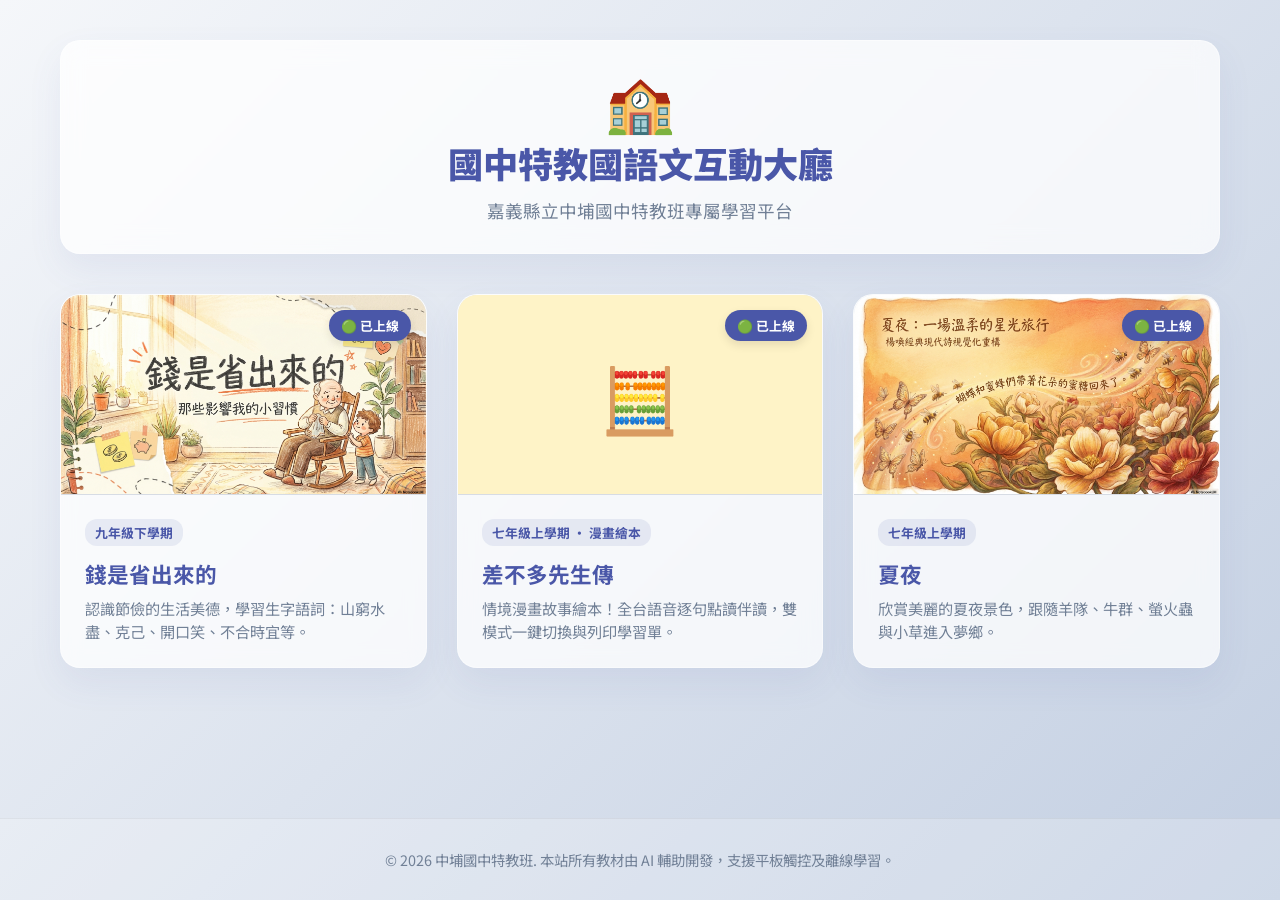
<file: index.html>
<!DOCTYPE html>
<html lang="zh-TW">
<head>
  <meta charset="UTF-8">
  <meta name="viewport" content="width=device-width, initial-scale=1.0">
  <title>國中特教國語文 - 互動學習大廳</title>
  <!-- Google Fonts -->
  <link rel="preconnect" href="https://fonts.googleapis.com">
  <link rel="preconnect" href="https://fonts.gstatic.com" crossorigin>
  <link href="https://fonts.googleapis.com/css2?family=Inter:wght@400;600;800&family=Noto+Sans+TC:wght@400;700;900&family=Outfit:wght@400;600;800&display=swap" rel="stylesheet">
  <style>
    :root {
      --bg-gradient: linear-gradient(135deg, #f5f7fa 0%, #c3cfe2 100%);
      --primary: #4a57a8;
      --accent: #64dfdf;
      --text-dark: #2d3748;
      --text-light: #718096;
      --glass-bg: rgba(255, 255, 255, 0.75);
      --glass-border: 1px solid rgba(255, 255, 255, 0.4);
      --card-shadow: 0 15px 35px rgba(74, 87, 168, 0.08);
      --transition: 0.3s cubic-bezier(0.25, 0.8, 0.25, 1);
    }

    * {
      box-sizing: border-box;
      margin: 0;
      padding: 0;
    }

    body {
      font-family: 'Noto Sans TC', 'Inter', sans-serif;
      background: var(--bg-gradient);
      color: var(--text-dark);
      min-height: 100vh;
      display: flex;
      flex-direction: column;
    }

    .container {
      max-width: 1200px;
      margin: 0 auto;
      padding: 40px 20px;
      width: 100%;
      flex-grow: 1;
      display: flex;
      flex-direction: column;
      gap: 40px;
    }

    /* Portal Header */
    header {
      background: var(--glass-bg);
      border: var(--glass-border);
      backdrop-filter: blur(12px);
      padding: 30px;
      border-radius: 20px;
      box-shadow: var(--card-shadow);
      text-align: center;
      display: flex;
      flex-direction: column;
      align-items: center;
      gap: 10px;
    }

    header .emoji {
      font-size: 3.5rem;
      line-height: 1;
    }

    header h1 {
      font-size: 2.2rem;
      font-weight: 900;
      color: var(--primary);
    }

    header p {
      font-size: 1.1rem;
      color: var(--text-light);
    }

    /* Cards Grid */
    .lessons-grid {
      display: grid;
      grid-template-columns: repeat(auto-fill, minmax(280px, 1fr));
      gap: 30px;
    }

    /* Card Styling */
    .lesson-card {
      background: var(--glass-bg);
      border: var(--glass-border);
      backdrop-filter: blur(10px);
      border-radius: 20px;
      box-shadow: var(--card-shadow);
      overflow: hidden;
      display: flex;
      flex-direction: column;
      transition: var(--transition);
      text-decoration: none;
      color: inherit;
      position: relative;
    }

    .lesson-card:hover {
      transform: translateY(-8px);
      box-shadow: 0 20px 40px rgba(74, 87, 168, 0.15);
      border-color: var(--primary);
    }

    .card-img-container {
      width: 100%;
      height: 200px;
      overflow: hidden;
      position: relative;
      background: #e2e8f0;
      border-bottom: 1px solid rgba(0,0,0,0.05);
    }

    .card-img-container img {
      width: 100%;
      height: 100%;
      object-fit: cover;
      transition: var(--transition);
    }

    .lesson-card:hover .card-img-container img {
      transform: scale(1.05);
    }

    .card-content {
      padding: 24px;
      display: flex;
      flex-direction: column;
      gap: 8px;
      flex-grow: 1;
    }

    .card-tag {
      align-self: flex-start;
      background: rgba(74, 87, 168, 0.1);
      color: var(--primary);
      font-size: 0.8rem;
      font-weight: 700;
      padding: 4px 10px;
      border-radius: 12px;
    }

    .card-content h3 {
      font-size: 1.35rem;
      font-weight: 700;
      color: var(--primary);
      margin-top: 4px;
    }

    .card-content p {
      font-size: 0.95rem;
      color: var(--text-light);
      line-height: 1.5;
    }

    /* Status Badge overlay */
    .status-badge {
      position: absolute;
      top: 15px;
      right: 15px;
      background: var(--primary);
      color: white;
      font-size: 0.8rem;
      font-weight: 700;
      padding: 6px 12px;
      border-radius: 20px;
      box-shadow: 0 4px 10px rgba(0,0,0,0.1);
      z-index: 10;
    }

    /* Pending / Coming Soon State (隱藏製作中的課程，避免學生看到) */
    .lesson-card.pending {
      display: none;
    }

    .lesson-card.pending:hover {
      transform: none;
      box-shadow: var(--card-shadow);
      border-color: rgba(255,255,255,0.4);
    }

    .lesson-card.pending .status-badge {
      background: #a0aec0;
    }

    .lesson-card.pending .card-img-container {
      filter: grayscale(100%);
    }

    /* Footer */
    footer {
      text-align: center;
      padding: 30px 20px;
      color: var(--text-light);
      font-size: 0.9rem;
      margin-top: auto;
      border-top: 1px solid rgba(0, 0, 0, 0.05);
      background: rgba(255,255,255,0.2);
    }
  </style>
</head>
<body>
  <div class="container">
    <!-- Portal Header -->
    <header>
      <span class="emoji">🏫</span>
      <h1>國中特教國語文互動大廳</h1>
      <p>嘉義縣立中埔國中特教班專屬學習平台</p>
    </header>

    <!-- Lessons Grid -->
    <div class="lessons-grid">
      
      <!-- Card 1: 錢是省出來的 (Active) -->
      <a href="錢是省出來的/web/index.html" class="lesson-card">
        <span class="status-badge">🟢 已上線</span>
        <div class="card-img-container">
          <img src="錢是省出來的/web/images/cover.png" alt="錢是省出來的 課文封面">
        </div>
        <div class="card-content">
          <span class="card-tag">九年級下學期</span>
          <h3>錢是省出來的</h3>
          <p>認識節儉的生活美德，學習生字語詞：山窮水盡、克己、開口笑、不合時宜等。</p>
        </div>
      </a>

      <!-- Card 2: 吃冰的滋味 (Coming Soon) -->
      <div class="lesson-card pending">
        <span class="status-badge">⏳ 製作中</span>
        <div class="card-img-container">
          <div style="width:100%; height:100%; display:flex; align-items:center; justify-content:center; font-size:4rem;">🍧</div>
        </div>
        <div class="card-content">
          <span class="card-tag">七年級上學期</span>
          <h3>吃冰的滋味</h3>
          <p>即將上線！古早冰棒的回憶，學習冰品詞彙與清涼的寫作感官敘述。</p>
        </div>
      </div>

      <!-- Card 3: 差不多先生傳 (Active) -->
      <a href="差不多先生/差不多先生傳_情境漫畫繪本.html" class="lesson-card">
        <span class="status-badge">🟢 已上線</span>
        <div class="card-img-container">
          <div style="width:100%; height:100%; display:flex; align-items:center; justify-content:center; font-size:4rem; background: #fef3c7;">🧮</div>
        </div>
        <div class="card-content">
          <span class="card-tag">七年級上學期 · 漫畫繪本</span>
          <h3>差不多先生傳</h3>
          <p>情境漫畫故事繪本！全台語音逐句點讀伴讀，雙模式一鍵切換與列印學習單。</p>
        </div>
      </a>

      <!-- Card 4: 夏夜 (Active) -->
      <a href="7上_夏夜/web/index.html" class="lesson-card">
        <span class="status-badge">🟢 已上線</span>
        <div class="card-img-container">
          <img src="7上_夏夜/web/images/cover.png" alt="夏夜 課文封面">
        </div>
        <div class="card-content">
          <span class="card-tag">七年級上學期</span>
          <h3>夏夜</h3>
          <p>欣賞美麗的夏夜景色，跟隨羊隊、牛群、螢火蟲與小草進入夢鄉。</p>
        </div>
      </a>

    </div>
  </div>

  <footer>
    <p>© 2026 中埔國中特教班. 本站所有教材由 AI 輔助開發，支援平板觸控及離線學習。</p>
  </footer>
</body>
</html>
</file>
